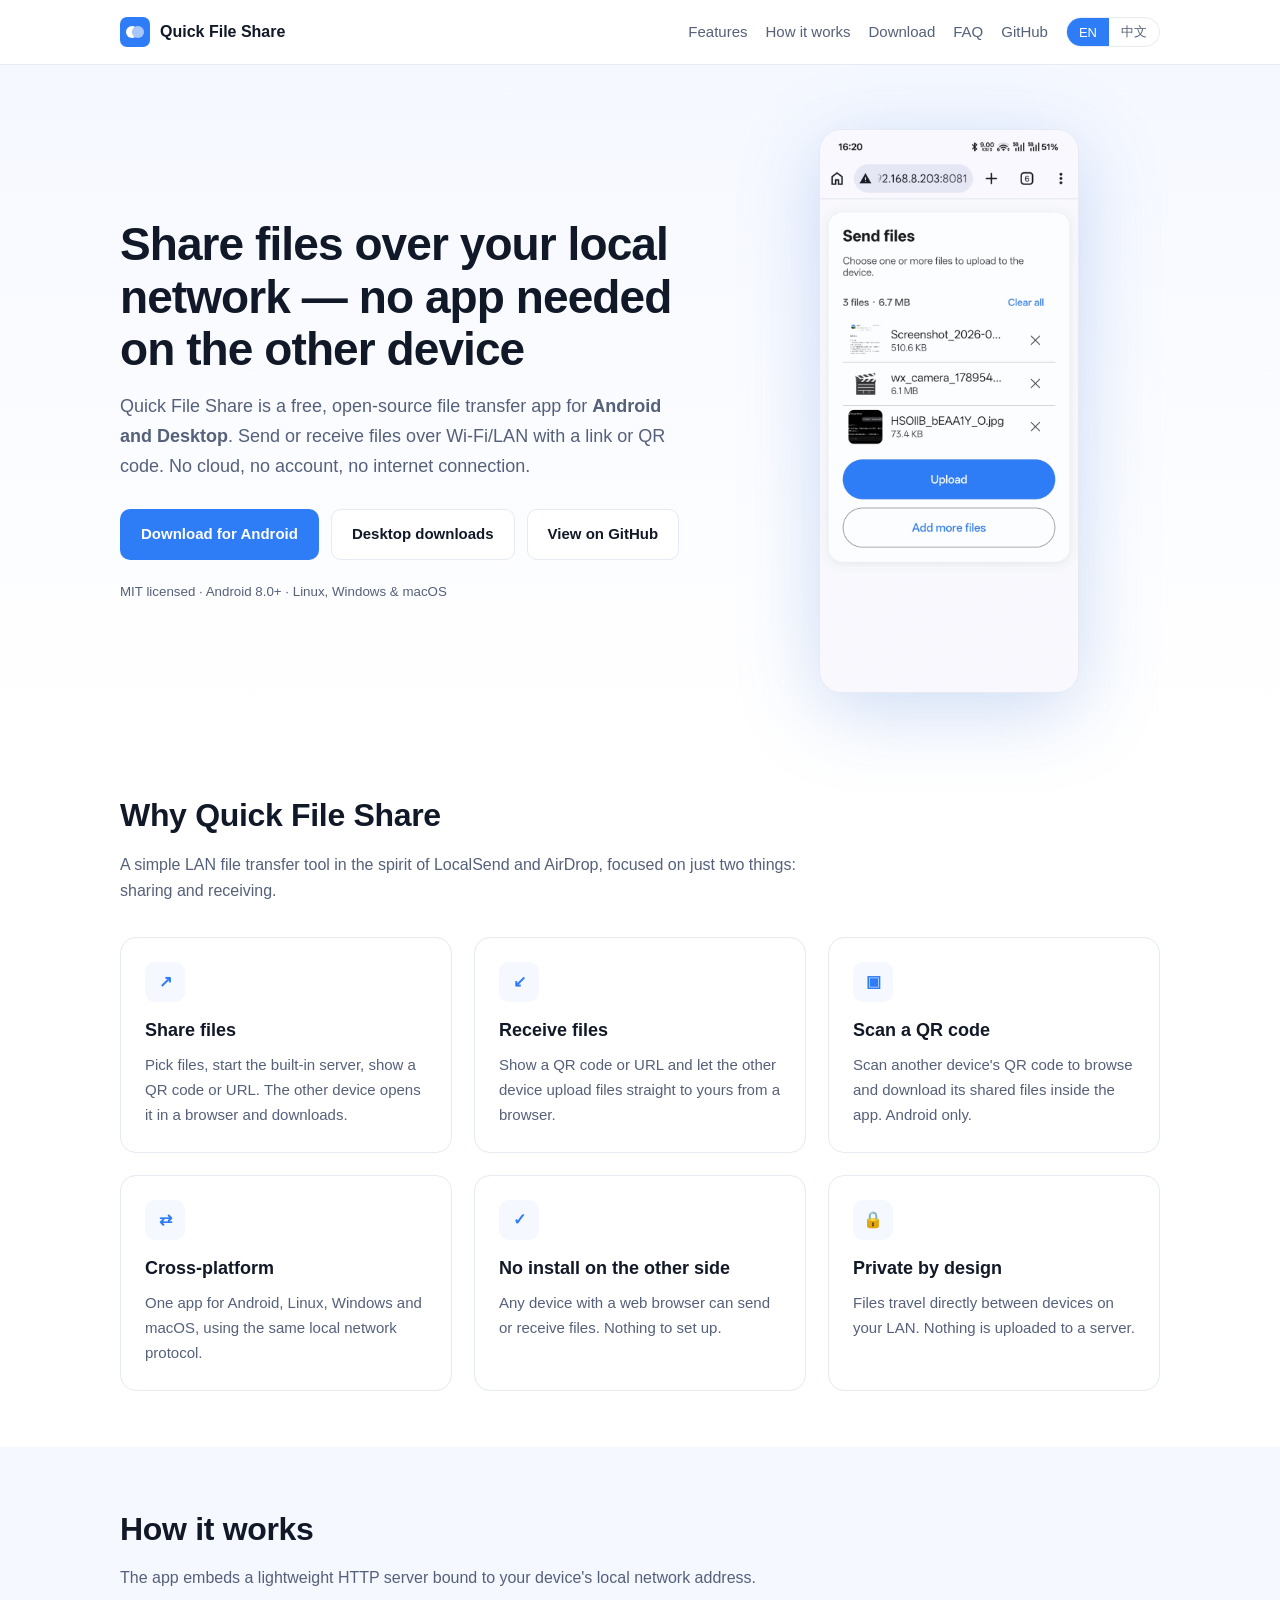
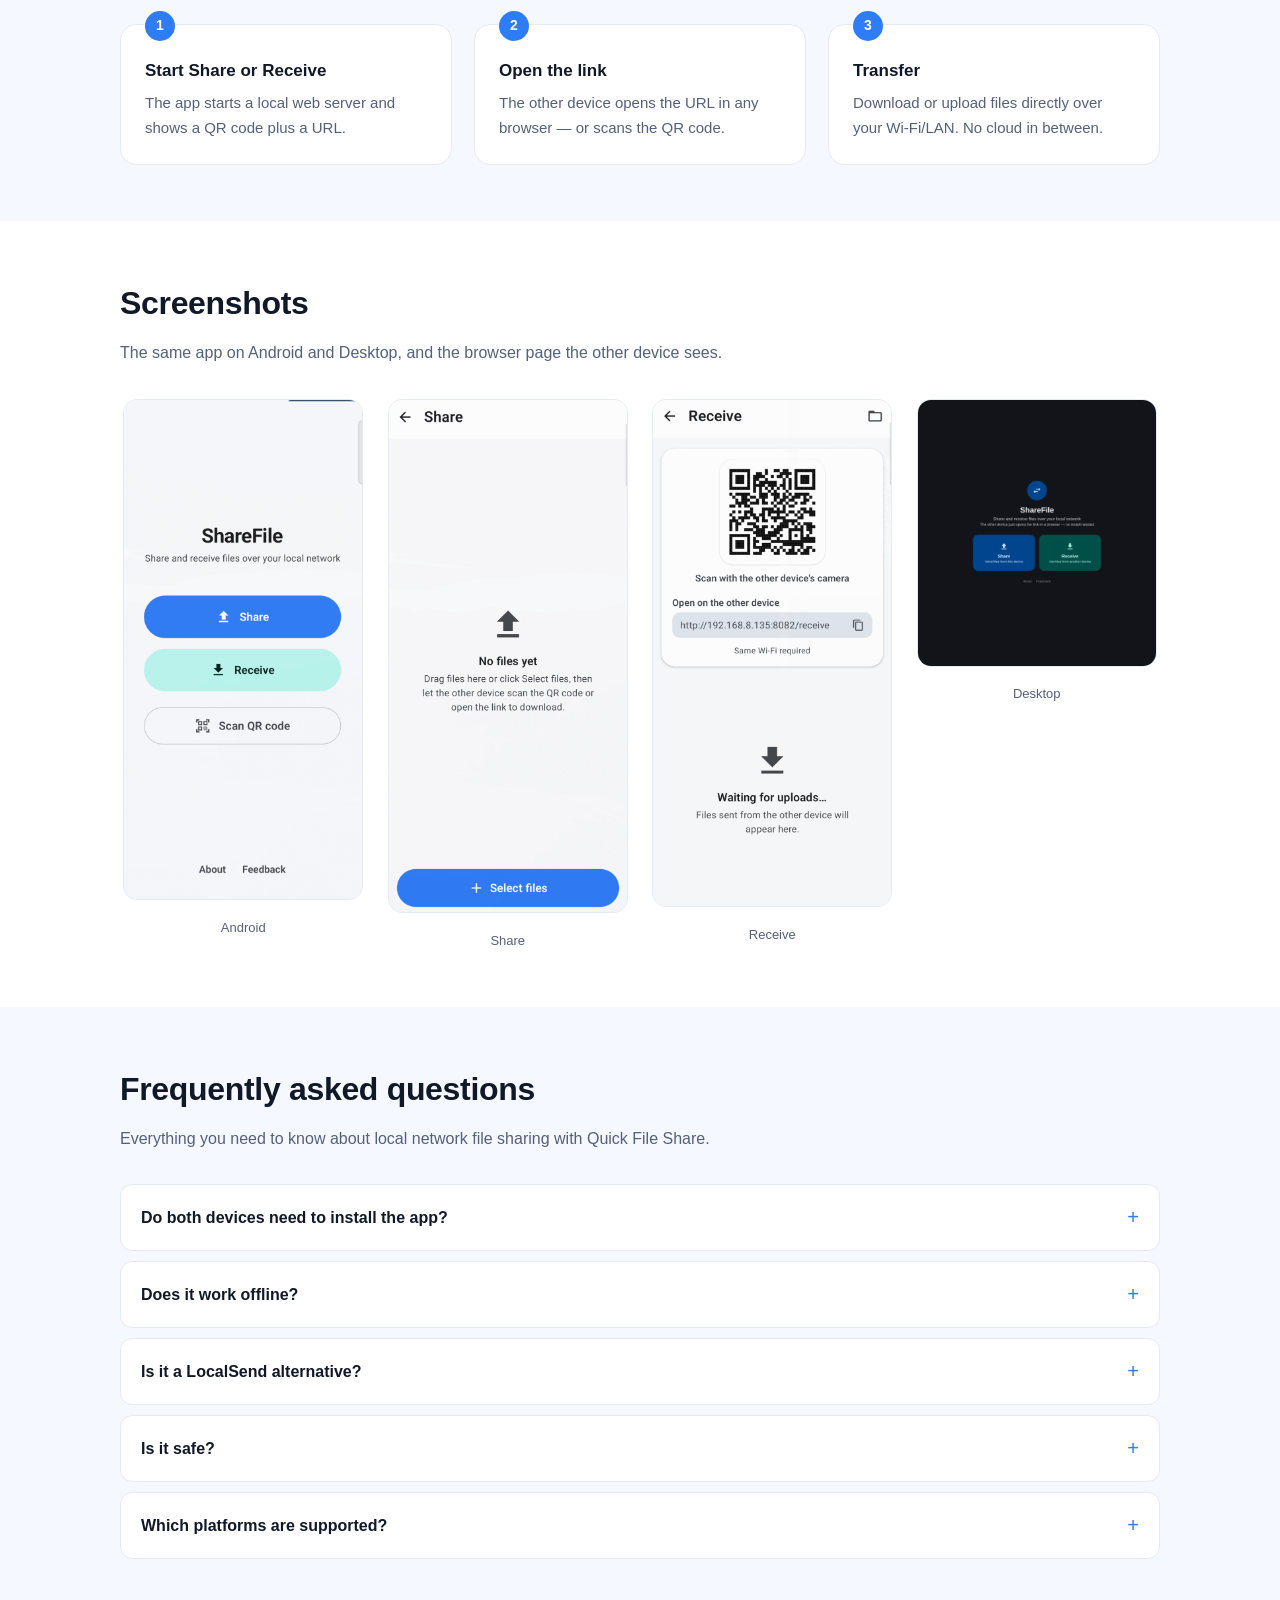
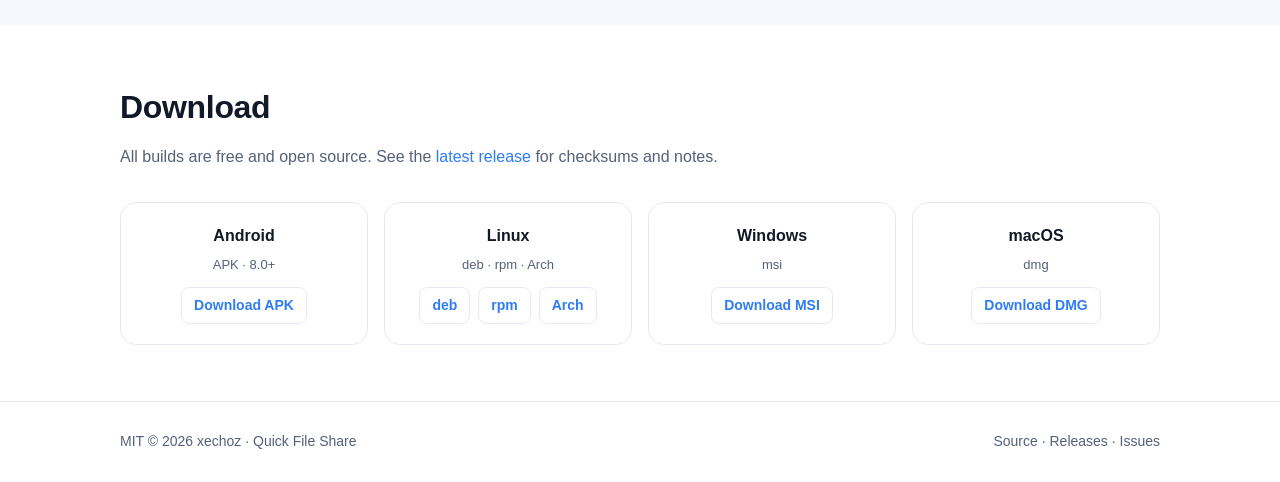
<file: docs/index.html>
<!DOCTYPE html>
<html lang="en" data-active="en">
<head>
<meta charset="utf-8">
<meta name="viewport" content="width=device-width, initial-scale=1">
<title>Quick File Share — Share Files Over LAN on Android &amp; Desktop (No App Needed)</title>
<meta name="description" content="Free, open-source file transfer app for Android and Desktop. Share and receive files over your local network (LAN/Wi-Fi) with a link or QR code — the other device needs no app, just a browser. A privacy-friendly LocalSend alternative.">
<link rel="canonical" href="https://xechoz.github.io/quick-file-share/">
<meta name="robots" content="index, follow, max-image-preview:large">
<meta name="theme-color" content="#2E7CF6">
<meta name="author" content="xechoz">

<meta property="og:type" content="website">
<meta property="og:site_name" content="Quick File Share">
<meta property="og:title" content="Quick File Share — Share Files Over LAN on Android &amp; Desktop">
<meta property="og:description" content="Send and receive files over your local network with a link or QR code. The other device needs no app — just a browser. Free, open source, no cloud.">
<meta property="og:url" content="https://xechoz.github.io/quick-file-share/">
<meta property="og:image" content="https://xechoz.github.io/quick-file-share/og.png">
<meta property="og:image:width" content="1200">
<meta property="og:image:height" content="630">
<meta property="og:locale" content="en_US">
<meta property="og:locale:alternate" content="zh_CN">

<meta name="twitter:card" content="summary_large_image">
<meta name="twitter:title" content="Quick File Share — Share Files Over LAN on Android &amp; Desktop">
<meta name="twitter:description" content="Send and receive files over your local network with a link or QR code. No app needed on the other device.">
<meta name="twitter:image" content="https://xechoz.github.io/quick-file-share/og.png">

<link rel="icon" href="logo.svg" type="image/svg+xml">
<link rel="apple-touch-icon" href="logo.svg">

<style>
  :root{
    --blue:#2E7CF6; --blue-dark:#1f5fd0; --light:#A8C8FA;
    --bg:#ffffff; --bg-soft:#f5f8ff; --text:#111827; --muted:#55607a;
    --border:#e5eaf3; --radius:16px; --maxw:1080px;
    --font:-apple-system,BlinkMacSystemFont,"Segoe UI",Roboto,"Helvetica Neue",Arial,"PingFang SC","Microsoft YaHei",sans-serif;
  }
  *{box-sizing:border-box}
  html{scroll-behavior:smooth}
  body{margin:0;font-family:var(--font);color:var(--text);background:var(--bg);line-height:1.65;-webkit-font-smoothing:antialiased}
  a{color:var(--blue);text-decoration:none}
  a:hover{text-decoration:underline}
  img{max-width:100%;height:auto}
  .wrap{max-width:var(--maxw);margin:0 auto;padding:0 20px}
  header{position:sticky;top:0;background:rgba(255,255,255,.9);backdrop-filter:blur(10px);border-bottom:1px solid var(--border);z-index:10}
  .nav{display:flex;align-items:center;gap:18px;height:64px}
  .brand{display:flex;align-items:center;gap:10px;font-weight:700;color:var(--text)}
  .brand img{width:30px;height:30px;border-radius:7px}
  .nav-links{display:flex;gap:18px;margin-left:auto;align-items:center}
  .nav-links a{color:var(--muted);font-size:15px}
  .theme-toggle{display:flex;border:1px solid var(--border);border-radius:999px;overflow:hidden}
  .theme-toggle button{border:0;background:transparent;padding:5px 12px;font-size:13px;cursor:pointer;color:var(--muted);font-family:var(--font)}
  .theme-toggle button.on{background:var(--blue);color:#fff}
  .btn{display:inline-flex;align-items:center;gap:8px;padding:12px 20px;border-radius:10px;font-weight:600;font-size:15px;border:1px solid transparent;cursor:pointer}
  .btn-primary{background:var(--blue);color:#fff}
  .btn-primary:hover{background:var(--blue-dark);text-decoration:none}
  .btn-ghost{background:#fff;color:var(--text);border-color:var(--border)}
  .btn-ghost:hover{border-color:var(--blue);color:var(--blue);text-decoration:none}
  .hero{padding:64px 0 40px;background:linear-gradient(180deg,var(--bg-soft),#fff)}
  .hero-grid{display:grid;grid-template-columns:1.15fr .85fr;gap:48px;align-items:center}
  .hero h1{font-size:clamp(30px,4.5vw,46px);line-height:1.15;margin:0 0 16px;letter-spacing:-.02em}
  .hero p.lead{font-size:18px;color:var(--muted);margin:0 0 28px}
  .cta{display:flex;flex-wrap:wrap;gap:12px;margin-bottom:18px}
  .hero small{color:var(--muted)}
  .hero-shot{filter:drop-shadow(0 18px 40px rgba(31,95,208,.22))}
  .hero-shot img{border-radius:22px;border:1px solid var(--border);width:260px;margin:0 auto;display:block}
  section{padding:56px 0;scroll-margin-top:84px}
  section.alt{background:var(--bg-soft)}
  h2{font-size:clamp(24px,3vw,32px);margin:0 0 10px;letter-spacing:-.01em}
  .section-sub{color:var(--muted);margin:0 0 32px;max-width:720px}
  .grid{display:grid;gap:22px}
  .cols-3{grid-template-columns:repeat(3,1fr)}
  .cols-2{grid-template-columns:repeat(2,1fr)}
  .card{background:#fff;border:1px solid var(--border);border-radius:var(--radius);padding:24px}
  .card h3{margin:0 0 8px;font-size:18px}
  .card p{margin:0;color:var(--muted);font-size:15px}
  .icon{width:40px;height:40px;border-radius:10px;background:var(--bg-soft);display:flex;align-items:center;justify-content:center;margin-bottom:14px;color:var(--blue);font-weight:700}
  .shots{display:grid;grid-template-columns:repeat(4,1fr);gap:18px;align-items:start}
  .shots figure{margin:0;text-align:center}
  .shots img{border-radius:14px;border:1px solid var(--border);background:#fff}
  .shots figcaption{font-size:13px;color:var(--muted);margin-top:8px}
  .steps{counter-reset:step;display:grid;grid-template-columns:repeat(3,1fr);gap:22px}
  .step{background:#fff;border:1px solid var(--border);border-radius:var(--radius);padding:24px;position:relative}
  .step::before{counter-increment:step;content:counter(step);position:absolute;top:-14px;left:24px;width:30px;height:30px;border-radius:50%;background:var(--blue);color:#fff;display:flex;align-items:center;justify-content:center;font-weight:700;font-size:14px}
  .step h3{margin:8px 0 6px;font-size:17px}
  .step p{margin:0;color:var(--muted);font-size:15px}
  details{background:#fff;border:1px solid var(--border);border-radius:12px;padding:0 20px;margin-bottom:10px}
  details summary{cursor:pointer;font-weight:600;padding:16px 0;list-style:none;display:flex;justify-content:space-between;align-items:center}
  details summary::-webkit-details-marker{display:none}
  details summary::after{content:"+";color:var(--blue);font-size:20px;font-weight:400}
  details[open] summary::after{content:"–"}
  details p{margin:0 0 16px;color:var(--muted)}
  .dl-grid{display:grid;grid-template-columns:repeat(4,1fr);gap:16px}
  .dl{background:#fff;border:1px solid var(--border);border-radius:var(--radius);padding:20px;text-align:center;display:flex;flex-direction:column;align-items:center;gap:4px;color:var(--text)}
  .dl:hover{border-color:var(--blue);box-shadow:0 8px 24px rgba(31,95,208,.12)}
  .dl strong{font-size:16px}
  .dl span{font-size:13px;color:var(--muted)}
  .dl-links{display:flex;flex-wrap:wrap;gap:8px;justify-content:center;margin-top:8px}
  .dl-link{padding:6px 12px;border:1px solid var(--border);border-radius:8px;font-size:14px;font-weight:600}
  .dl-link:hover{border-color:var(--blue);text-decoration:none}
  footer{border-top:1px solid var(--border);padding:28px 0;color:var(--muted);font-size:14px}
  .foot{display:flex;flex-wrap:wrap;gap:16px;justify-content:space-between}
  .foot a{color:var(--muted)}
  [data-lang]{display:none}
  html[data-active="en"] [data-lang="en"]{display:block}
  html[data-active="zh"] [data-lang="zh"]{display:block}
  @media(max-width:860px){
    .hero-grid{grid-template-columns:1fr}
    .cols-3,.steps,.dl-grid{grid-template-columns:1fr 1fr}
    .shots{grid-template-columns:1fr 1fr}
    .nav-links a{display:none}
  }
  @media(max-width:560px){
    .cols-3,.cols-2,.steps,.dl-grid,.shots{grid-template-columns:1fr}
  }
</style>
</head>
<body>

<header>
  <div class="wrap nav">
    <a class="brand" href="./"><img src="logo.svg" alt="Quick File Share logo" width="30" height="30"> Quick File Share</a>
    <nav class="nav-links">
      <a href="#features" data-href-en="#features" data-href-zh="#features-zh" data-en="Features" data-zh="功能">Features</a>
      <a href="#how" data-href-en="#how" data-href-zh="#how-zh" data-en="How it works" data-zh="工作原理">How it works</a>
      <a href="#download" data-href-en="#download" data-href-zh="#download-zh" data-en="Download" data-zh="下载">Download</a>
      <a href="#faq" data-href-en="#faq" data-href-zh="#faq-zh" data-en="FAQ" data-zh="常见问题">FAQ</a>
      <a href="https://github.com/xechoz/quick-file-share">GitHub</a>
    </nav>
    <div class="theme-toggle" role="group" aria-label="Language">
      <button id="lang-en" class="on" onclick="setLang('en')">EN</button>
      <button id="lang-zh" onclick="setLang('zh')">中文</button>
    </div>
  </div>
</header>

<!-- ============ ENGLISH ============ -->
<main data-lang="en">
  <div class="hero">
    <div class="wrap hero-grid">
      <div>
        <h1>Share files over your local network — no app needed on the other device</h1>
        <p class="lead">Quick File Share is a free, open-source file transfer app for <strong>Android and Desktop</strong>.
          Send or receive files over Wi-Fi/LAN with a link or QR code. No cloud, no account, no internet connection.</p>
        <div class="cta">
          <a class="btn btn-primary" href="https://github.com/xechoz/quick-file-share/releases/latest/download/app-release.apk">Download for Android</a>
          <a class="btn btn-ghost" href="#download">Desktop downloads</a>
          <a class="btn btn-ghost" href="https://github.com/xechoz/quick-file-share">View on GitHub</a>
        </div>
        <small>MIT licensed · Android 8.0+ · Linux, Windows &amp; macOS</small>
      </div>
      <div class="hero-shot">
        <img src="screenshots/browser-upload.png" width="240" height="480" alt="Browser upload page for receiving files over LAN without installing an app">
      </div>
    </div>
  </div>

  <section id="features">
    <div class="wrap">
      <h2>Why Quick File Share</h2>
      <p class="section-sub">A simple LAN file transfer tool in the spirit of LocalSend and AirDrop, focused on just two things: sharing and receiving.</p>
      <div class="grid cols-3">
        <div class="card"><div class="icon">↗</div><h3>Share files</h3><p>Pick files, start the built-in server, show a QR code or URL. The other device opens it in a browser and downloads.</p></div>
        <div class="card"><div class="icon">↙</div><h3>Receive files</h3><p>Show a QR code or URL and let the other device upload files straight to yours from a browser.</p></div>
        <div class="card"><div class="icon">▣</div><h3>Scan a QR code</h3><p>Scan another device's QR code to browse and download its shared files inside the app. Android only.</p></div>
        <div class="card"><div class="icon">⇄</div><h3>Cross-platform</h3><p>One app for Android, Linux, Windows and macOS, using the same local network protocol.</p></div>
        <div class="card"><div class="icon">✓</div><h3>No install on the other side</h3><p>Any device with a web browser can send or receive files. Nothing to set up.</p></div>
        <div class="card"><div class="icon">🔒</div><h3>Private by design</h3><p>Files travel directly between devices on your LAN. Nothing is uploaded to a server.</p></div>
      </div>
    </div>
  </section>

  <section id="how" class="alt">
    <div class="wrap">
      <h2>How it works</h2>
      <p class="section-sub">The app embeds a lightweight HTTP server bound to your device's local network address.</p>
      <div class="steps">
        <div class="step"><h3>Start Share or Receive</h3><p>The app starts a local web server and shows a QR code plus a URL.</p></div>
        <div class="step"><h3>Open the link</h3><p>The other device opens the URL in any browser — or scans the QR code.</p></div>
        <div class="step"><h3>Transfer</h3><p>Download or upload files directly over your Wi-Fi/LAN. No cloud in between.</p></div>
      </div>
    </div>
  </section>

  <section id="screens">
    <div class="wrap">
      <h2>Screenshots</h2>
      <p class="section-sub">The same app on Android and Desktop, and the browser page the other device sees.</p>
      <div class="shots">
        <figure><img src="screenshots/android-home.png" width="240" height="480" loading="lazy" alt="Quick File Share Android home screen"><figcaption>Android</figcaption></figure>
        <figure><img src="screenshots/android-share.png" width="240" height="480" loading="lazy" alt="Sharing files over LAN with a QR code on Android"><figcaption>Share</figcaption></figure>
        <figure><img src="screenshots/android-receive.png" width="240" height="480" loading="lazy" alt="Receiving files over Wi-Fi on Android"><figcaption>Receive</figcaption></figure>
        <figure><img src="screenshots/desktop-home.png" width="240" height="480" loading="lazy" alt="Quick File Share desktop app for Linux, Windows and macOS"><figcaption>Desktop</figcaption></figure>
      </div>
    </div>
  </section>

  <section id="faq" class="alt">
    <div class="wrap">
      <h2>Frequently asked questions</h2>
      <p class="section-sub">Everything you need to know about local network file sharing with Quick File Share.</p>
      <details><summary>Do both devices need to install the app?</summary><p>No. Only the device that starts Share or Receive runs Quick File Share. The other device just needs a web browser — it opens the link or scans the QR code, then downloads or uploads files.</p></details>
      <details><summary>Does it work offline?</summary><p>Yes. Files are transferred directly over your local network. No internet connection and no cloud account are required.</p></details>
      <details><summary>Is it a LocalSend alternative?</summary><p>Yes. Like LocalSend it is free, open source and cross-platform. The difference is scope: Quick File Share focuses on the share/receive flow and lets the receiving device use a plain browser instead of installing the app.</p></details>
      <details><summary>Is it safe?</summary><p>Your files never leave your local network — they go straight from one device to the other. The embedded server only listens on your LAN address and is stopped when you close the Share/Receive screen.</p></details>
      <details><summary>Which platforms are supported?</summary><p>Android 8.0+ (APK), Linux (deb, rpm, Arch, portable), Windows (msi) and macOS (dmg).</p></details>
    </div>
  </section>

  <section id="download">
    <div class="wrap">
      <h2>Download</h2>
      <p class="section-sub">All builds are free and open source. See the <a href="https://github.com/xechoz/quick-file-share/releases/latest">latest release</a> for checksums and notes.</p>
      <div class="dl-grid">
        <div class="dl"><strong>Android</strong><span>APK · 8.0+</span>
          <div class="dl-links"><a class="dl-link" href="https://github.com/xechoz/quick-file-share/releases/latest/download/app-release.apk">Download APK</a></div>
        </div>
        <div class="dl"><strong>Linux</strong><span>deb · rpm · Arch</span>
          <div class="dl-links">
            <a class="dl-link" data-asset=".deb" href="https://github.com/xechoz/quick-file-share/releases/latest">deb</a>
            <a class="dl-link" data-asset=".rpm" href="https://github.com/xechoz/quick-file-share/releases/latest">rpm</a>
            <a class="dl-link" data-asset=".pkg.tar.zst" href="https://github.com/xechoz/quick-file-share/releases/latest">Arch</a>
          </div>
        </div>
        <div class="dl"><strong>Windows</strong><span>msi</span>
          <div class="dl-links"><a class="dl-link" data-asset=".msi" href="https://github.com/xechoz/quick-file-share/releases/latest">Download MSI</a></div>
        </div>
        <div class="dl"><strong>macOS</strong><span>dmg</span>
          <div class="dl-links"><a class="dl-link" data-asset=".dmg" href="https://github.com/xechoz/quick-file-share/releases/latest">Download DMG</a></div>
        </div>
      </div>
    </div>
  </section>
</main>

<!-- ============ 中文 ============ -->
<main data-lang="zh">
  <div class="hero">
    <div class="wrap hero-grid">
      <div>
        <h1>局域网内互传文件 —— 对方设备无需安装任何 App</h1>
        <p class="lead">Quick File Share 是一款免费、开源的<strong>局域网（Wi-Fi/LAN）文件互传工具</strong>，支持
          <strong>Android 与桌面端</strong>。用链接或二维码收发文件，不经过云端、无需账号、不依赖互联网。</p>
        <div class="cta">
          <a class="btn btn-primary" href="https://github.com/xechoz/quick-file-share/releases/latest/download/app-release.apk">下载 Android 版</a>
          <a class="btn btn-ghost" href="#download-zh">桌面端下载</a>
          <a class="btn btn-ghost" href="https://github.com/xechoz/quick-file-share">GitHub 仓库</a>
        </div>
        <small>MIT 开源许可 · Android 8.0+ · 支持 Linux、Windows、macOS</small>
      </div>
      <div class="hero-shot">
        <img src="screenshots/browser-upload.png" width="240" height="480" alt="无需安装 App 的浏览器上传页面，用于局域网接收文件">
      </div>
    </div>
  </div>

  <section id="features-zh">
    <div class="wrap">
      <h2>为什么选择 Quick File Share</h2>
      <p class="section-sub">定位类似 LocalSend 与 AirDrop 的轻量局域网传文件工具，只专注两件事：发送与接收。</p>
      <div class="grid cols-3">
        <div class="card"><div class="icon">↗</div><h3>发送文件</h3><p>选择文件，启动内置服务，展示二维码 / 链接，对方在浏览器打开即可下载。</p></div>
        <div class="card"><div class="icon">↙</div><h3>接收文件</h3><p>展示二维码 / 链接，对方在浏览器中直接上传文件到你的设备。</p></div>
        <div class="card"><div class="icon">▣</div><h3>扫码传输</h3><p>扫描对方二维码，在 App 内浏览并下载其共享文件。仅 Android 支持。</p></div>
        <div class="card"><div class="icon">⇄</div><h3>跨平台</h3><p>Android、Linux、Windows、macOS 共用同一套局域网传输协议。</p></div>
        <div class="card"><div class="icon">✓</div><h3>对方零安装</h3><p>任何有浏览器的设备都能收发文件，无需任何配置。</p></div>
        <div class="card"><div class="icon">🔒</div><h3>隐私优先</h3><p>文件只在局域网内点对点传输，不会上传到任何服务器。</p></div>
      </div>
    </div>
  </section>

  <section id="how-zh" class="alt">
    <div class="wrap">
      <h2>工作原理</h2>
      <p class="section-sub">App 内嵌一个轻量 HTTP 服务，绑定在本机的局域网地址上。</p>
      <div class="steps">
        <div class="step"><h3>启动发送或接收</h3><p>App 启动本地 Web 服务，展示二维码与链接。</p></div>
        <div class="step"><h3>打开链接</h3><p>对方用任意浏览器打开链接，或直接扫描二维码。</p></div>
        <div class="step"><h3>开始传输</h3><p>在 Wi-Fi/局域网内直接下载或上传文件，全程不经过云端。</p></div>
      </div>
    </div>
  </section>

  <section id="screens-zh">
    <div class="wrap">
      <h2>截图</h2>
      <p class="section-sub">同一款 App 在 Android 与桌面端的样子，以及对方设备看到的浏览器页面。</p>
      <div class="shots">
        <figure><img src="screenshots/android-home.png" width="240" height="480" loading="lazy" alt="Quick File Share Android 应用主界面"><figcaption>Android</figcaption></figure>
        <figure><img src="screenshots/android-share.png" width="240" height="480" loading="lazy" alt="在 Android 上通过二维码在局域网发送文件"><figcaption>发送</figcaption></figure>
        <figure><img src="screenshots/android-receive.png" width="240" height="480" loading="lazy" alt="在 Android 上通过 Wi-Fi 接收另一台设备的文件"><figcaption>接收</figcaption></figure>
        <figure><img src="screenshots/desktop-home.png" width="240" height="480" loading="lazy" alt="支持 Linux、Windows、macOS 的 Quick File Share 桌面端"><figcaption>桌面端</figcaption></figure>
      </div>
    </div>
  </section>

  <section id="faq-zh" class="alt" style="background:#fff">
    <div class="wrap">
      <h2>常见问题</h2>
      <p class="section-sub">关于局域网文件互传，你想知道的都在这里。</p>
      <details><summary>两台设备都需要安装 App 吗？</summary><p>不需要。只有启动发送或接收的那台设备运行 Quick File Share。对方只需要一个浏览器——打开链接或扫描二维码即可下载或上传。</p></details>
      <details><summary>离线能用吗？</summary><p>可以。文件通过局域网直接传输，不需要互联网连接，也不需要云端账号。</p></details>
      <details><summary>它是 LocalSend 的替代品吗？</summary><p>是的。与 LocalSend 一样免费、开源、跨平台。区别在于侧重点：Quick File Share 聚焦收发流程，并让接收方直接用浏览器完成操作，无需安装 App。</p></details>
      <details><summary>安全吗？</summary><p>文件不会离开你的局域网，直接从一台设备传到另一台。内置服务只监听局域网地址，关闭收发页面即停止。</p></details>
      <details><summary>支持哪些平台？</summary><p>Android 8.0+（APK）、Linux（deb、rpm、Arch、便携包）、Windows（msi）、macOS（dmg）。</p></details>
    </div>
  </section>

  <section id="download-zh">
    <div class="wrap">
      <h2>下载</h2>
      <p class="section-sub">所有版本均免费开源。校验和与更新说明见 <a href="https://github.com/xechoz/quick-file-share/releases/latest">最新发布</a>。</p>
      <div class="dl-grid">
        <div class="dl"><strong>Android</strong><span>APK · 8.0+</span>
          <div class="dl-links"><a class="dl-link" href="https://github.com/xechoz/quick-file-share/releases/latest/download/app-release.apk">下载 APK</a></div>
        </div>
        <div class="dl"><strong>Linux</strong><span>deb · rpm · Arch</span>
          <div class="dl-links">
            <a class="dl-link" data-asset=".deb" href="https://github.com/xechoz/quick-file-share/releases/latest">deb</a>
            <a class="dl-link" data-asset=".rpm" href="https://github.com/xechoz/quick-file-share/releases/latest">rpm</a>
            <a class="dl-link" data-asset=".pkg.tar.zst" href="https://github.com/xechoz/quick-file-share/releases/latest">Arch</a>
          </div>
        </div>
        <div class="dl"><strong>Windows</strong><span>msi</span>
          <div class="dl-links"><a class="dl-link" data-asset=".msi" href="https://github.com/xechoz/quick-file-share/releases/latest">下载 MSI</a></div>
        </div>
        <div class="dl"><strong>macOS</strong><span>dmg</span>
          <div class="dl-links"><a class="dl-link" data-asset=".dmg" href="https://github.com/xechoz/quick-file-share/releases/latest">下载 DMG</a></div>
        </div>
      </div>
    </div>
  </section>
</main>

<footer>
  <div class="wrap foot">
    <span>MIT © <span id="year">2026</span> xechoz · Quick File Share</span>
    <span>
      <a href="https://github.com/xechoz/quick-file-share" data-en="Source" data-zh="源码">Source</a> ·
      <a href="https://github.com/xechoz/quick-file-share/releases" data-en="Releases" data-zh="版本发布">Releases</a> ·
      <a href="https://github.com/xechoz/quick-file-share/issues" data-en="Issues" data-zh="问题反馈">Issues</a>
    </span>
  </div>
</footer>

<script type="application/ld+json">
{
  "@context": "https://schema.org",
  "@graph": [
    {
      "@type": "SoftwareApplication",
      "name": "Quick File Share",
      "alternateName": "QuickFileShare",
      "url": "https://xechoz.github.io/quick-file-share/",
      "description": "Free, open-source file transfer app for Android and Desktop. Share and receive files over your local network (LAN/Wi-Fi) with a link or QR code — the other device needs no app, just a browser.",
      "applicationCategory": "UtilitiesApplication",
      "operatingSystem": "Android, Linux, Windows, macOS",
      "softwareVersion": "1.4.0",
      "license": "https://opensource.org/licenses/MIT",
      "isAccessibleForFree": true,
      "downloadUrl": "https://github.com/xechoz/quick-file-share/releases",
      "codeRepository": "https://github.com/xechoz/quick-file-share",
      "sameAs": [
        "https://github.com/xechoz/quick-file-share"
      ],
      "offers": { "@type": "Offer", "price": "0", "priceCurrency": "USD" },
      "screenshot": [
        "https://xechoz.github.io/quick-file-share/screenshots/android-home.png",
        "https://xechoz.github.io/quick-file-share/screenshots/android-share.png",
        "https://xechoz.github.io/quick-file-share/screenshots/android-receive.png",
        "https://xechoz.github.io/quick-file-share/screenshots/desktop-home.png"
      ],
      "featureList": [
        "Share files over local network with QR code",
        "Receive files from a browser without installing an app",
        "Cross-platform: Android, Linux, Windows, macOS",
        "Offline peer-to-peer transfer, no cloud"
      ]
    },
    {
      "@type": "FAQPage",
      "mainEntity": [
        {
          "@type": "Question",
          "name": "Do both devices need to install the app?",
          "acceptedAnswer": { "@type": "Answer", "text": "No. Only the device that starts Share or Receive runs Quick File Share. The other device just needs a web browser — it opens the link or scans the QR code, then downloads or uploads files." }
        },
        {
          "@type": "Question",
          "name": "Does it work offline?",
          "acceptedAnswer": { "@type": "Answer", "text": "Yes. Files are transferred directly over your local network. No internet connection and no cloud account are required." }
        },
        {
          "@type": "Question",
          "name": "Is Quick File Share a LocalSend alternative?",
          "acceptedAnswer": { "@type": "Answer", "text": "Yes. Like LocalSend it is free, open source and cross-platform. The difference is scope: Quick File Share focuses on the share/receive flow and lets the receiving device use a plain browser instead of installing the app." }
        },
        {
          "@type": "Question",
          "name": "Is it safe?",
          "acceptedAnswer": { "@type": "Answer", "text": "Your files never leave your local network — they go straight from one device to the other. The embedded server only listens on your LAN address and is stopped when you close the Share/Receive screen." }
        },
        {
          "@type": "Question",
          "name": "Which platforms are supported?",
          "acceptedAnswer": { "@type": "Answer", "text": "Android 8.0+ (APK), Linux (deb, rpm, Arch, portable), Windows (msi) and macOS (dmg)." }
        }
      ]
    }
  ]
}
</script>

<script>
  function setLang(lang){
    document.documentElement.setAttribute('data-active', lang);
    document.documentElement.lang = (lang === 'zh') ? 'zh-CN' : 'en';
    document.getElementById('lang-en').classList.toggle('on', lang === 'en');
    document.getElementById('lang-zh').classList.toggle('on', lang === 'zh');
    document.querySelectorAll('[data-en]').forEach(function(el){
      el.textContent = el.getAttribute('data-' + lang);
    });
    document.querySelectorAll('[data-href-en]').forEach(function(el){
      var href = el.getAttribute('data-href-' + lang);
      if (href) el.setAttribute('href', href);
    });
    try { localStorage.setItem('qfs-lang', lang); } catch (e) {}
  }
  (function(){
    var saved = null;
    try { saved = localStorage.getItem('qfs-lang'); } catch (e) {}
    var lang = saved || ((navigator.language || '').toLowerCase().indexOf('zh') === 0 ? 'zh' : 'en');
    setLang(lang);
    document.getElementById('year').textContent = new Date().getFullYear();
  })();
  (function(){
    if (!window.fetch) return;
    fetch('https://api.github.com/repos/xechoz/quick-file-share/releases/latest', {
      headers: { 'Accept': 'application/vnd.github+json' }
    }).then(function(res){
      if (!res.ok) throw new Error('http ' + res.status);
      return res.json();
    }).then(function(release){
      var assets = release.assets || [];
      document.querySelectorAll('.dl-link[data-asset]').forEach(function(link){
        var suffix = link.getAttribute('data-asset').toLowerCase();
        var hit = assets.filter(function(a){
          return a.name.toLowerCase().slice(-suffix.length) === suffix;
        })[0];
        if (!hit) return;
        link.setAttribute('href', hit.browser_download_url);
        link.setAttribute('title', hit.name + ' · ' + (hit.size / 1048576).toFixed(1) + ' MB');
      });
    }).catch(function(){ /* keep the releases page fallback links */ });
  })();
</script>
</body>
</html>
</file>
